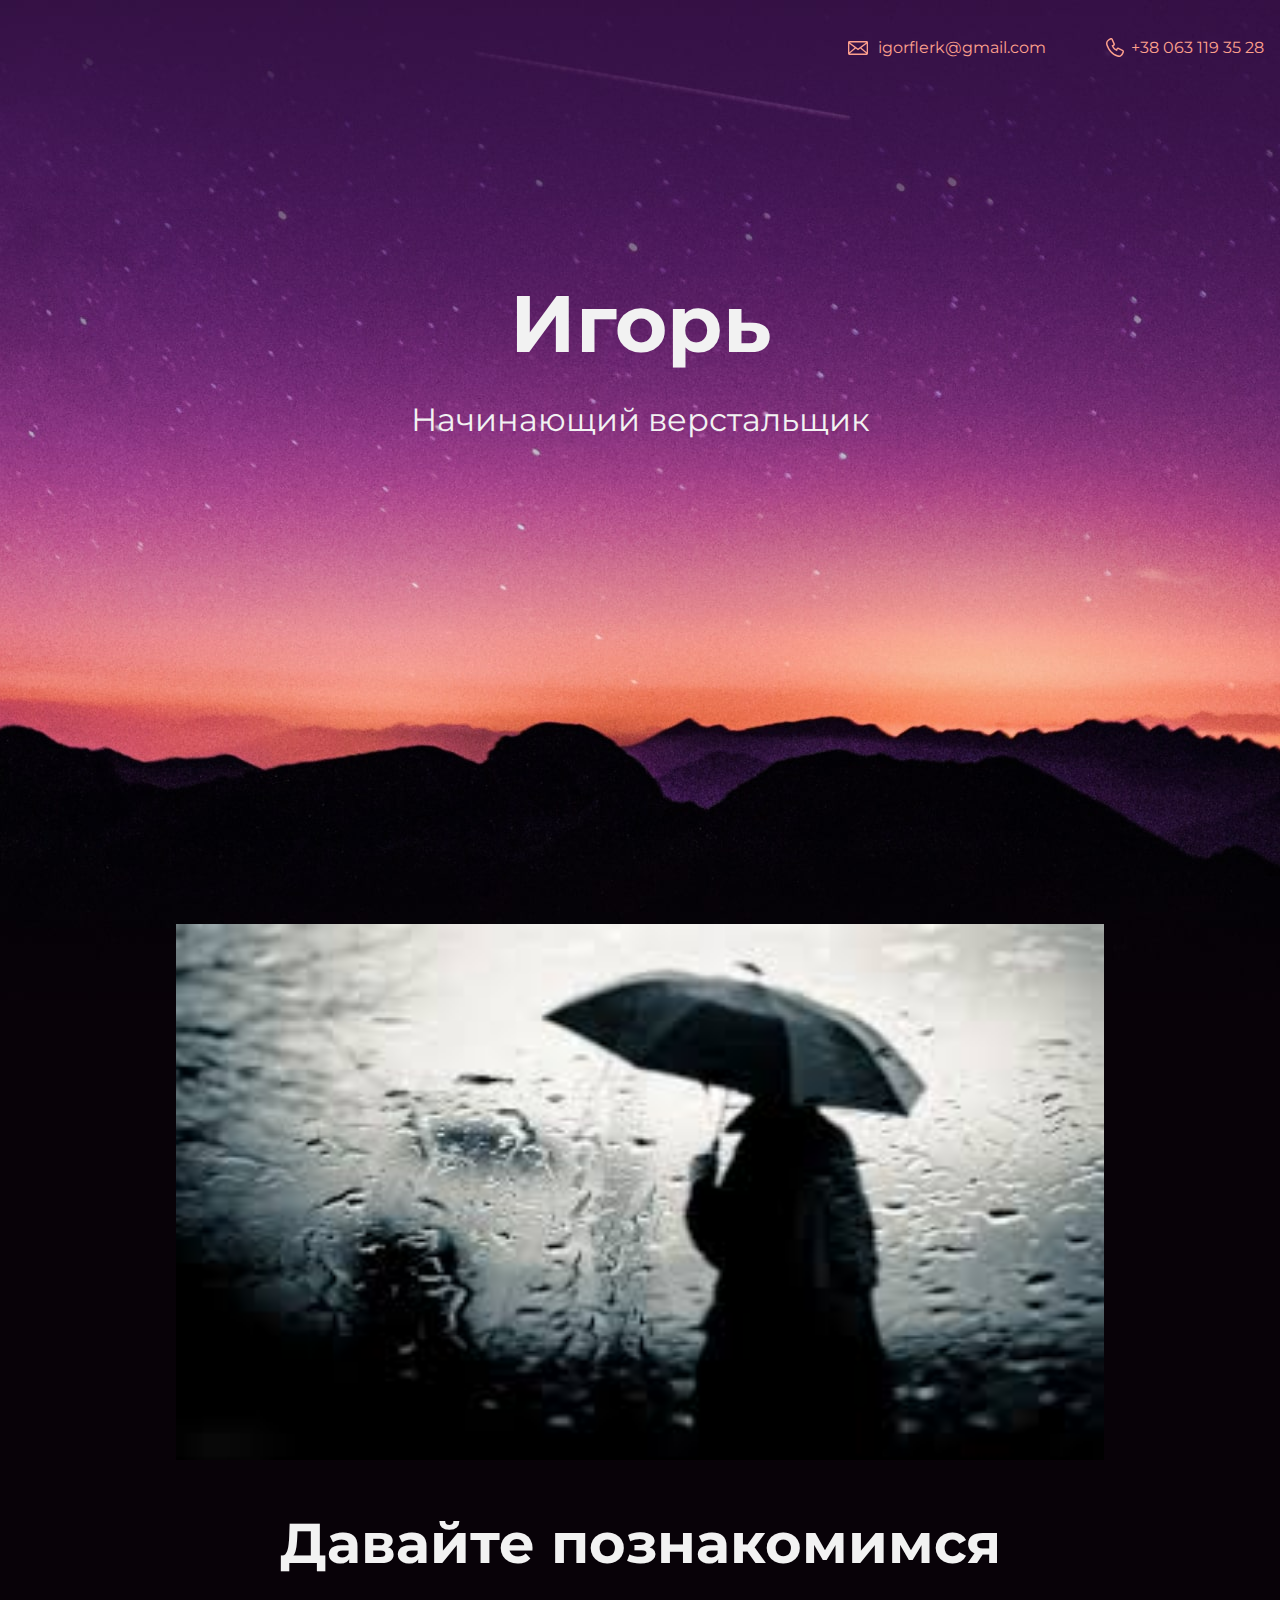
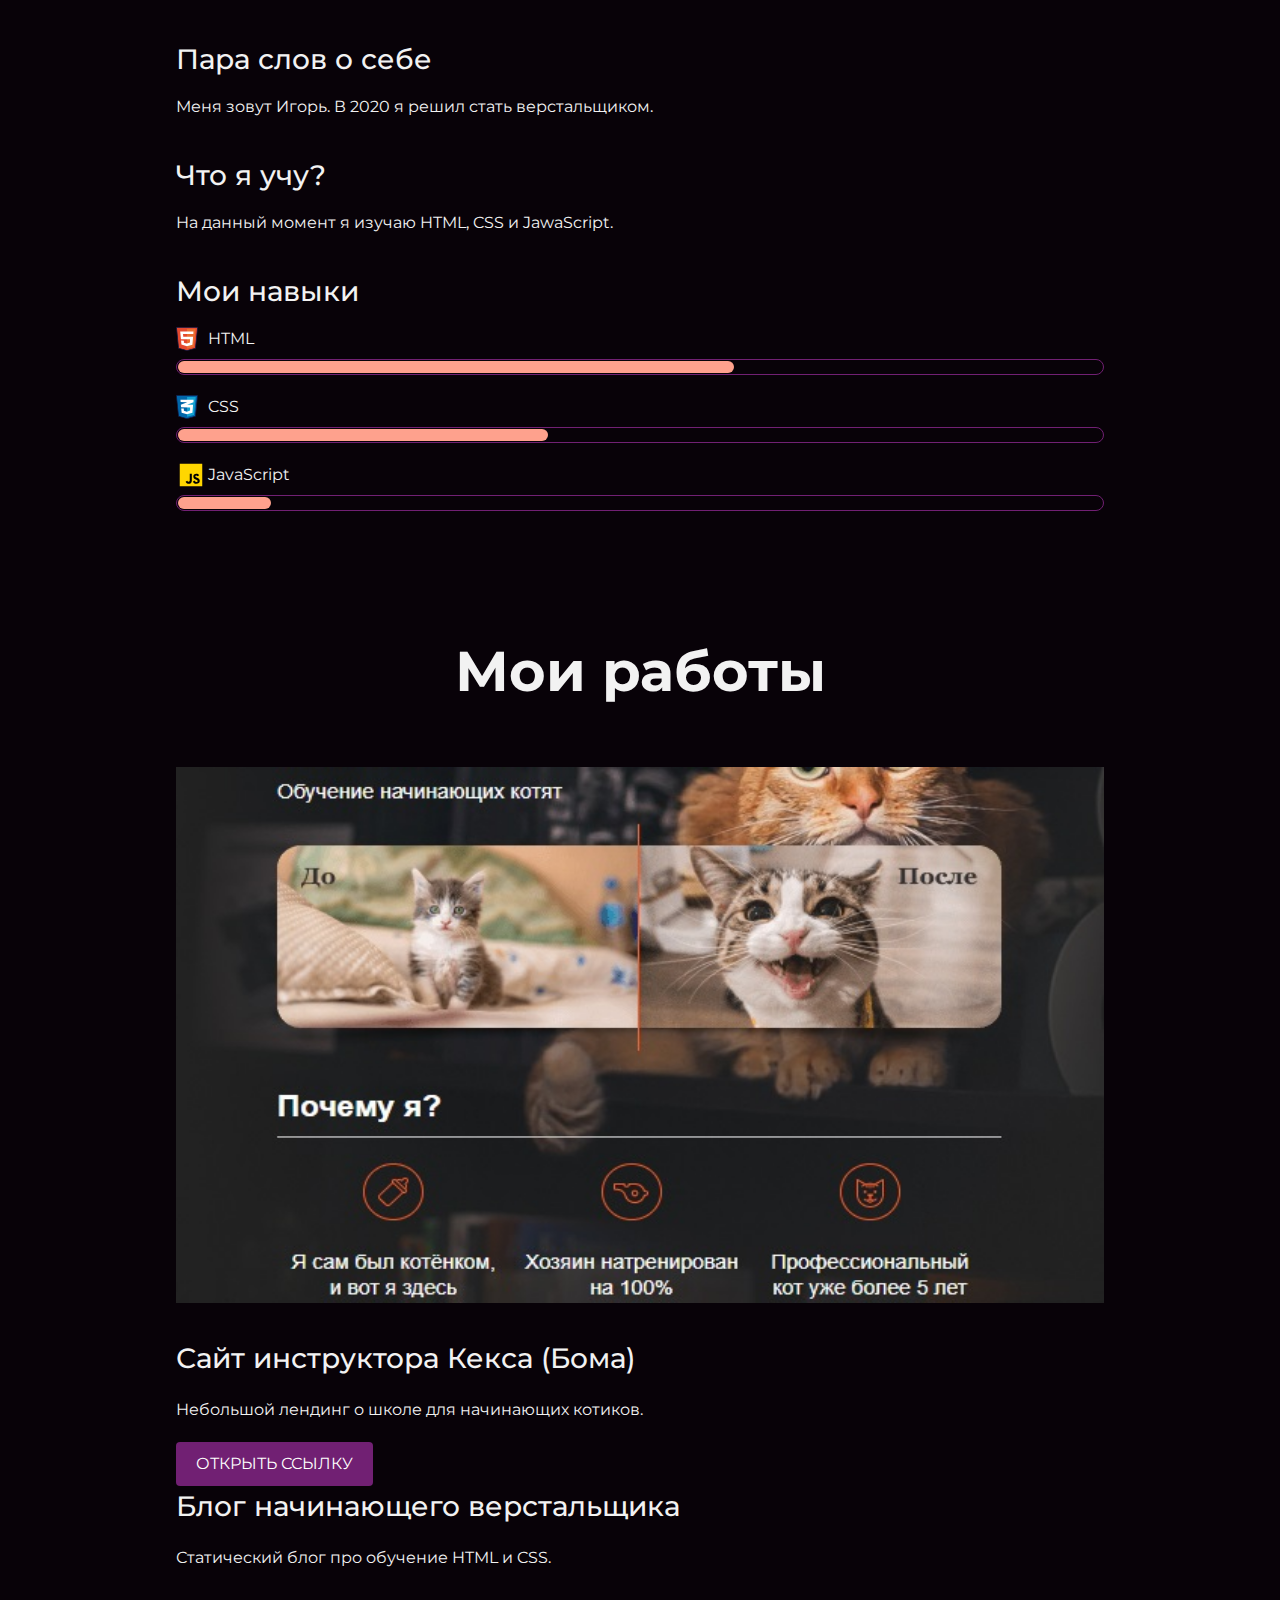
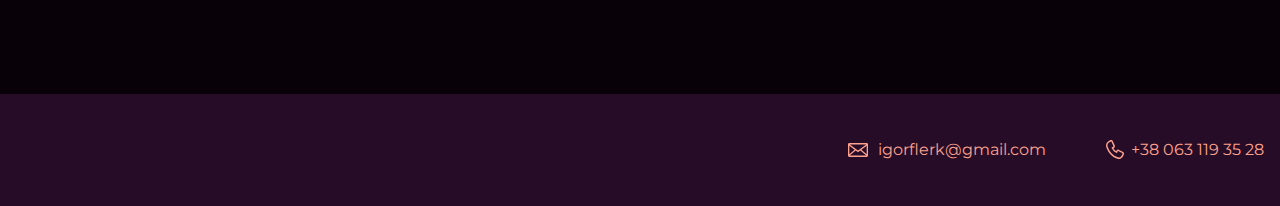
<file: index.html>
<!DOCTYPE html>
<html lang="ru">
  <head>
    <meta charset="UTF-8">
    <link rel="stylesheet" href="style.css">
    <title>Портфолио начинающего верстальщика</title>
    <link href="https://fonts.googleapis.com/css?family=Montserrat:400,500,700|Old+Standard+TT&display=swap&subset=cyrillic" rel="stylesheet">
  </head>

  <body>
    <header class="page-header">
      <div class="container">
        <a class="header-email" href="mailto:igorflerk@gmail.com">igorflerk@gmail.com</a>
        <a class="header-phone" href="tel:+38 063 119 35 28">+38 063 119 35 28</a>
        
      </div>
      </header>

    <section class="hero-image">
      <div class="container">
      <h1 class="heading">Игорь</h1>
      <p>Начинающий верстальщик</p>
        </div>
        
    </section>


    <section class="intro">
      <figure class="user-image">
        <img src="files/user.jpg" width="928" height="536" alt="Моё фото">
      </figure>
      <div class="container">
      <h2 class="subheading">Давайте познакомимся</h2>

      <h3>Пара слов о себе</h3>
      <p>Меня зовут Игорь. В 2020 я решил стать верстальщиком.</p>
      <h3>Что я учу?</h3>
      <p>На данный момент я изучаю HTML, CSS и JawaScript.</p>
      <div class="skills"><h3>Мои навыки</h3></div>
      <dl class="skills-list">
        <dt class="skill-html">HTML</dd>
          <dd class="level"><div style="width: 60%;" >60%</div></dd>
        <dt class="skill-css">CSS</dt>
          <dd class="level"><div style="width: 40%;" >40%</div></dd>
        <dt class="skill-javascript">JavaScript</dt>
          <dd class="level"><div style="width: 10%;" >10%</div></dd>
      </dl>
  </div>
    </section>


    <section class="portfolio">
      <div class="container">
     <h2 class="subheading">Мои работы</h2>
     <figure class="project-image">
       <img src="files/project.jpg" width="928" height="536" alt="Сайт Бома">
     </figure>
    <h3>Сайт инструктора Кекса (Бома)</h3>

      <p>Небольшой лендинг о школе для начинающих котиков.</p>
      <a class="button" href="source/bom/index.html">Открыть ссылку</a>
      <h3>Блог начинающего верстальщика</h3>
      <p>Статический блог про обучение HTML и CSS.</p>
    </div>
    </section>


    <footer class="page-footer">
<div class="container">
  <a class="footer-email" href="mailto:igorflerk@gmail.com">igorflerk@gmail.com</a>
  <a class="footer-phone" href="tel:+38 063 119 35 28">+38 063 119 35 28</a>
      </div>
    </footer>
  </body>
</html>
</file>
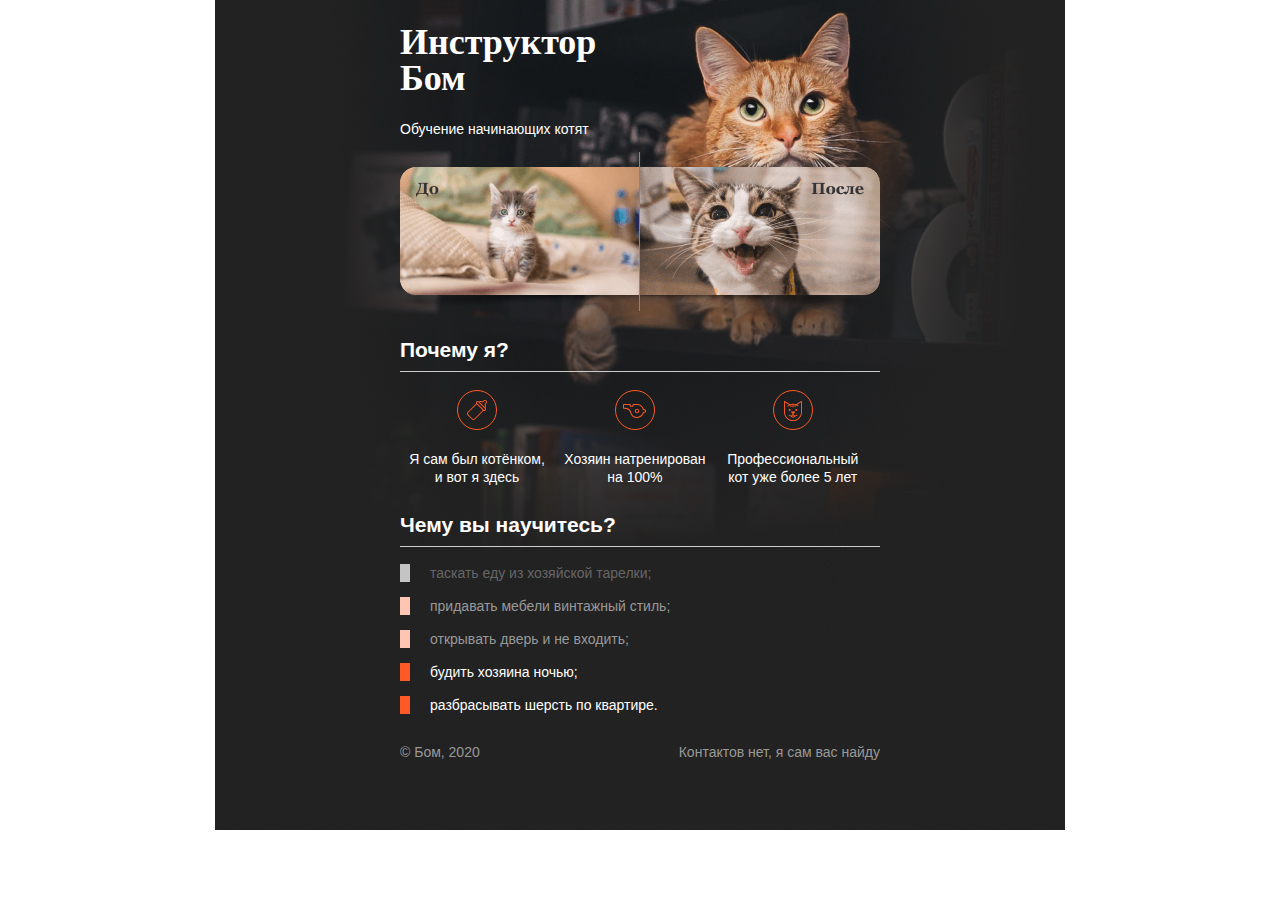
<file: source/bom/index.html>
<!DOCTYPE html>
<html lang="ru">
  <head>
    <meta charset="utf-8">
    <title>Инструктор Бом</title>
    <link rel="stylesheet" href="style.css">
  </head>
  <body>
    <div class="container">
      <header class="site-header">
        <h1>Инструктор Бом</h1>
        <p>Обучение начинающих котят</p>
        <img src="img/banner-2.png">
      </header>

      <section class="features">
        <h2>Почему я?</h2>
        <p class="feature-kitten">Я сам был котёнком, и вот я здесь</p>
        <p class="feature-train">Хозяин натренирован на 100%</p>
        <p class="feature-cat">Профессиональный кот уже более 5 лет</p>
      </section>

      <section class="skills">
        <h2>Чему вы научитесь?</h2>
        <ul class="skills-list">
          <li class="skills-item">таскать еду из хозяйской тарелки;</li>
          <li class="skills-item standart">придавать мебели винтажный стиль;</li>
          <li class="skills-item standart">открывать дверь и не входить;</li>
          <li class="skills-item vip">будить хозяина ночью;</li>
          <li class="skills-item vip">разбрасывать шерсть по квартире.</li>
        </ul>
      </section>

      <footer class="site-footer">
        <p>© Бом, 2020</p>
        <p>Контактов нет, я сам вас найду</p>
      </footer>
    </div>
  </body>
</html>
</file>
<file: style.css>
body {
  margin: 0;
  min-width: 960px;
  font-family: "Montserrat", "Helvetica", "Arial", sans-serif;
  font-size: 16px;
  line-height: 32px;
  color: #f2f2f2;
  background-color: #080208;
  background-image: url("img/hero-bg.jpg");
  background-repeat: no-repeat;
  background-position: top center;
}

.container {
  max-width: 928px;
  margin: 0 auto;
  padding: 0 16px;
}

.page-header {
  margin: 0 0 180px;
  padding: 32px 0 32px;
}

.page-header .container,
.page-footer .container {
  max-width: 1408px;
  text-align: right;
}

.page-header a {
  margin-left: 56px;
  color: #fea18d;
  text-decoration: none;
  background-repeat: no-repeat;
  background-position: left;
}

.header-email {
  padding-left: 30px;
  background-image: url("img/icon-email.svg");
}

.header-phone {
  padding-left: 25px;
  background-image: url("img/icon-phone.svg");
}

.hero-image {
  margin-bottom: 480px;
}

.hero-image .container {
  max-width: 1408px;
  text-align: center;
}

.heading {
  margin: 0 0 24px;
  font-size: 80px;
  line-height: 96px;
}

.hero-image p {
  margin: 0;
  font-size: 32px;
  line-height: 48px;
}

.intro {
  margin: 0 0 120px;
}

.subheading {
  margin: 0 0 56px;
  font-size: 56px;
  line-height: 80px;
  text-align: center;
}

.user-image {
  margin: 0 0 32px;
  text-align: center;
}

.intro h3,
.portfolio h3 {
  margin: 0 0 12px;
  font-size: 28px;
  line-height: 40px;
  font-weight: 500;
}

.intro p {
  margin: 0 0 32px;
}

.skills-list {
  margin: 0;
  padding: 0;
}

.skills-list dt {
  padding-left: 32px;
  background-repeat: no-repeat;
  background-position: left;
}

.skill-html {
  background-image: url("img/icon-html.svg");
}

.skill-css {
  background-image: url("img/icon-css.svg");
}

.skill-javascript {
  background-image: url("img/icon-javascript.svg");
  background-size: 30px;
}
.level {
  margin: 4px 0 16px;
  padding: 0;
  height: 14px;
  font-size: 0;
  background-color: #080208;
  border: 1px solid #712073;
  border-radius: 8px;
}

.level div {
  margin: 1px;
  height: 12px;
  background-color: #fea18d;
  border-radius: 6px;
}

.portfolio {
  margin: 0 0 120px;
}

.projects {
  margin: 0;
  padding: 0;
  list-style: none;
}

.projects li {
  margin: 0 0 80px;
}

.project-image {
  margin: 0 0 24px;
  text-align: center;
}

.projects p {
  margin: 0 0 24px;
}

.button {
  padding: 6px 20px;
  display: inline-block;
  vertical-align: baseline;
  text-decoration: none;
  text-transform: uppercase;
  border-radius: 4px;
  background-color: #712073;
  color: #ffffff;
}

.page-footer {
  padding: 40px 0;
  background-color: #260c26;
}

.page-footer a {
  margin-left: 56px;
  color: #fea18d;
  text-decoration: none;
  background-repeat: no-repeat;
  background-position: left;
}

.footer-email {
  padding-left: 30px;
  background-image: url("img/icon-email.svg");
}

.footer-phone {
  padding-left: 25px;
  background-image: url("img/icon-phone.svg");
}
</file>
<file: source/bom/style.css>
body {
  padding: 0;
  font-family: "Arial", sans-serif;
  font-size: 14px;
  line-height: 18px;
  color: #000000;
  background: #ffffff url("img/keks-background-dark.jpg") no-repeat 50% 0;
}

h1 {
  width: 260px;
  font-family: "Georgia", serif;
  font-size: 36px;
  line-height: 36px;
  color: #fff;
}

h2 {
  padding-bottom: 12px;
  border-bottom: 1px solid #cccccc;
  color: white;
}

.site-header {
  margin-bottom: 30px;
  color: #fff;
}

.skills-item {
  margin-bottom: 15px;
  padding-left: 20px;
  border-left: 10px solid #c4c4c4;
  color: #666666;
}

.standart {
  border-color: #ffc5b3;
  color: #999999;
}

/* Добавьте правило ниже */

.vip {
  border-color: #ff5a26;
  color: #ffffff;
}

.container {
  width: 480px;
  margin: 0 auto;
}

.site-header img {
  display: block;
  margin: 0 auto;
}

.features {
  margin-bottom: 30px;
}

.features p {
  display: inline-block;
  vertical-align: top;
  width: 30%;
  margin: 0 5px;
  text-align: center;
  background-repeat: no-repeat;
  background-position: center top;
  color: white;
}

.feature-kitten {
  padding-top: 60px;
  background-image: url("img/bottle.svg");
}

.feature-cat {
  padding-top: 60px;
  background-image: url("img/cat.svg");
}

.feature-train {
  padding-top: 60px;
  background-image: url("img/whistle.svg");
}

.skills-list {
  padding: 0;
  list-style: none;
}

.site-footer {
  display: flex;
  justify-content: space-between;
  color: #999999;
}
</file>
